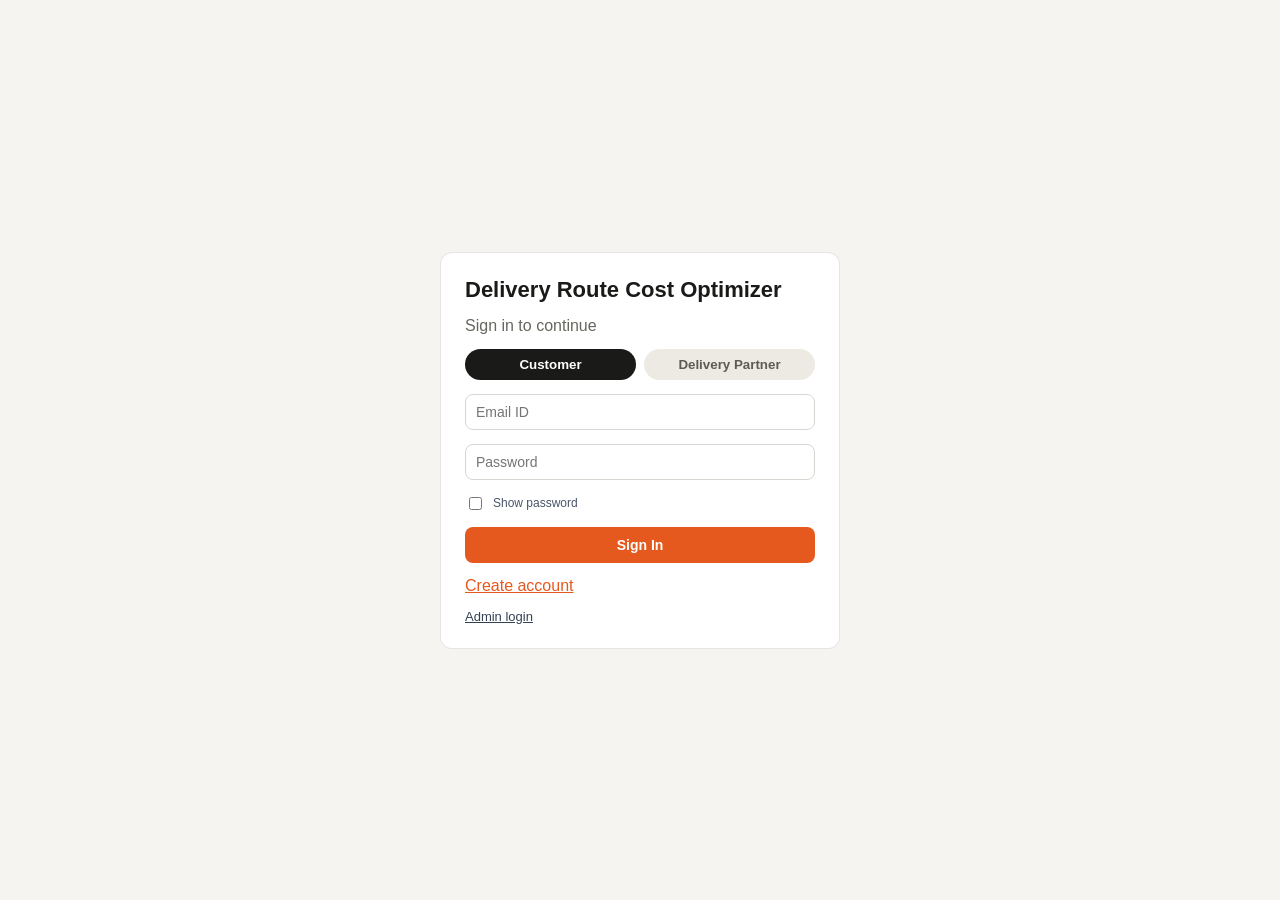
<file: src/main/resources/web/login/index.html>
<!DOCTYPE html>
<html lang="en">
<head>
  <meta charset="UTF-8" />
  <meta name="viewport" content="width=device-width, initial-scale=1.0" />
  <title>Delivery Route Cost Optimizer - Login</title>
  <link rel="stylesheet" href="../styles/theme-web.css" />
</head>
<body class="page" id="loginScreen">
  <main class="login-layout root-shell">
    <section class="login-card card" aria-label="Login Form">
      <h1 style="margin: 0; font-size: 22px; font-weight: 700; color: #1a1a18;">Delivery Route Cost Optimizer</h1>
      <p style="margin: 0; color: #66665f;">Sign in to continue</p>

      <div id="roleToggleGroup" class="login-roles" role="group" aria-label="Role Selection">
        <button id="customerRoleButton" class="pill-toggle" type="button" aria-pressed="false">Customer</button>
        <button id="deliveryRoleButton" class="pill-toggle" type="button" aria-pressed="false">Delivery Partner</button>
      </div>

      <input id="emailField" type="email" placeholder="Email ID" autocomplete="email" />
      <input id="passwordField" type="password" placeholder="Password" autocomplete="current-password" />
      <label style="font-size: 12px; color: #475569; display: flex; align-items: center; gap: 8px;">
        <input type="checkbox" data-toggle-password="passwordField" style="width: auto;" />
        Show password
      </label>

      <button id="signInButton" class="btn btn-primary" type="button" data-action="onSignIn">Sign In</button>
      <p id="errorLabel" class="error-text hidden" style="margin: 0;">Invalid credentials</p>

      <span id="createAccountLink" class="link-action" data-action="onCreateAccount">Create account</span>
      <a href="admin/" style="color:#334155; font-size:13px;">Admin login</a>
    </section>
  </main>

  <section id="createAccountModal" class="modal-overlay hidden" aria-label="Create Account Dialog">
    <div class="modal-card" style="max-width: 520px;">
      <div class="modal-header">
        <h3 class="modal-title">Create account</h3>
        <button class="btn" type="button" data-close-modal="createAccountModal">Close</button>
      </div>
      <div class="form-grid">
        <label for="newNameField">Name</label>
        <input id="newNameField" type="text" placeholder="Full name" />
        <label for="newRoleField">Account Type</label>
        <select id="newRoleField">
          <option value="CUSTOMER">Customer</option>
          <option value="DELIVERY_PARTNER">Delivery Partner</option>
        </select>
        <label for="newEmailField">Email</label>
        <input id="newEmailField" type="email" placeholder="you@example.com" />
        <label for="newPasswordField">Password</label>
        <input id="newPasswordField" type="password" placeholder="At least 4 characters" />
        <label style="font-size: 12px; color: #475569; display: flex; align-items: center; gap: 8px; grid-column: 2 / 3;">
          <input type="checkbox" data-toggle-password="newPasswordField" style="width: auto;" />
          Show password
        </label>
        <label for="newConfirmPasswordField">Confirm</label>
        <input id="newConfirmPasswordField" type="password" placeholder="Confirm password" />
        <label style="font-size: 12px; color: #475569; display: flex; align-items: center; gap: 8px; grid-column: 2 / 3;">
          <input type="checkbox" data-toggle-password="newConfirmPasswordField" style="width: auto;" />
          Show confirm password
        </label>
      </div>
      <p id="createAccountError" class="error-text hidden" style="margin:0;"></p>
      <div class="modal-actions">
        <button class="btn" type="button" data-close-modal="createAccountModal">Cancel</button>
        <button id="createAccountSubmitButton" class="btn btn-primary" type="button">Create Account</button>
      </div>
    </div>
  </section>

  <script src="../scripts/app.js"></script>
</body>
</html>
</file>
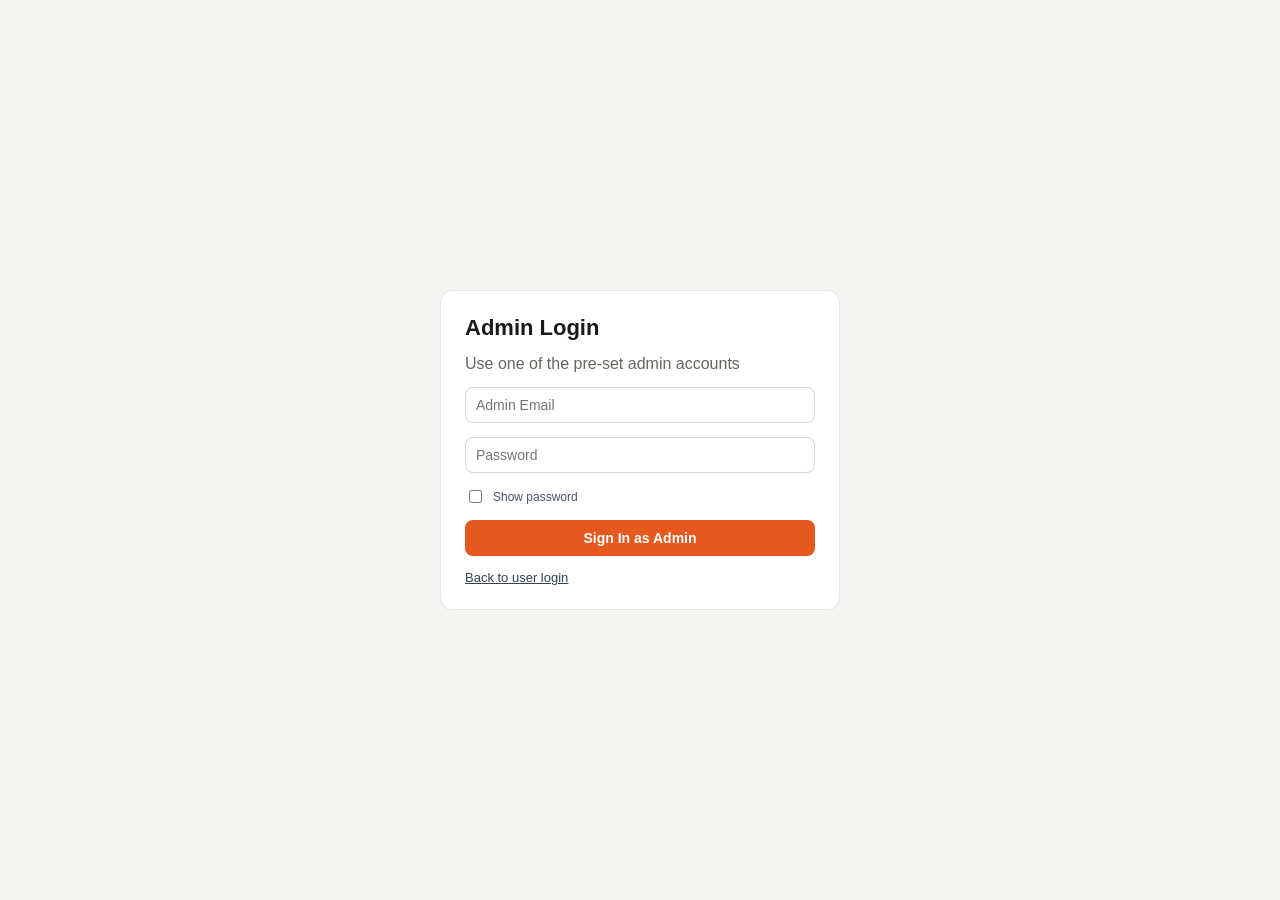
<file: src/main/resources/web/login/admin/index.html>
<!DOCTYPE html>
<html lang="en">
<head>
  <meta charset="UTF-8" />
  <meta name="viewport" content="width=device-width, initial-scale=1.0" />
  <title>Delivery Route Cost Optimizer - Admin Login</title>
  <link rel="stylesheet" href="../../styles/theme-web.css" />
</head>
<body class="page" id="adminLoginScreen">
  <main class="login-layout root-shell">
    <section class="login-card card" aria-label="Admin Login Form">
      <h1 style="margin: 0; font-size: 22px; font-weight: 700; color: #1a1a18;">Admin Login</h1>
      <p style="margin: 0; color: #66665f;">Use one of the pre-set admin accounts</p>

      <input id="adminEmailField" type="email" placeholder="Admin Email" autocomplete="email" />
      <input id="adminPasswordField" type="password" placeholder="Password" autocomplete="current-password" />
      <label style="font-size: 12px; color: #475569; display: flex; align-items: center; gap: 8px;">
        <input type="checkbox" data-toggle-password="adminPasswordField" style="width: auto;" />
        Show password
      </label>

      <button id="adminSignInButton" class="btn btn-primary" type="button">Sign In as Admin</button>
      <p id="adminErrorLabel" class="error-text hidden" style="margin: 0;">Invalid admin credentials</p>

      <a href="../" style="color:#334155; font-size:13px;">Back to user login</a>
    </section>
  </main>

  <script src="../../scripts/app.js"></script>
</body>
</html>
</file>
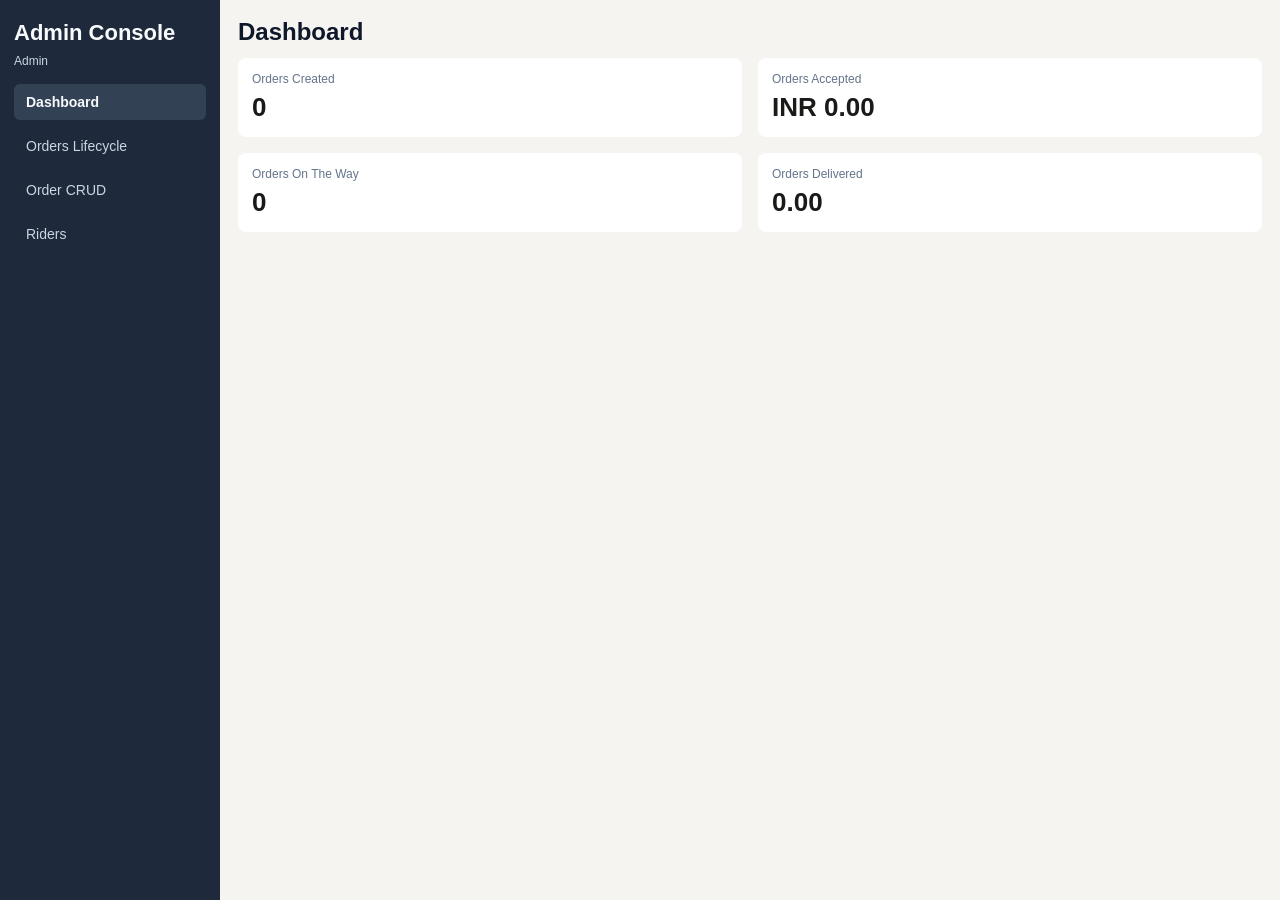
<file: src/main/resources/web/admin.html>
<!DOCTYPE html>
<html lang="en">
<head>
  <meta charset="UTF-8" />
  <meta name="viewport" content="width=device-width, initial-scale=1.0" />
  <title>Delivery Route Cost Optimizer - Admin Dashboard</title>
  <link rel="stylesheet" href="styles/theme-web.css" />
</head>
<body class="page" id="adminScreen">
  <div class="two-col-shell root-shell">
    <aside class="admin-sidebar">
      <h1 style="margin: 0; font-size: 22px; font-weight: 700; color: #f8fafc;">Admin Console</h1>
      <p id="adminUserLabel" style="margin: 0 0 8px 0; color: #cbd5e1; font-size: 12px;">Admin</p>

      <button id="dashboardNavButton" class="admin-nav-btn active" type="button">Dashboard</button>
      <button id="ordersNavButton" class="admin-nav-btn" type="button">Orders Lifecycle</button>
      <button id="crudNavButton" class="admin-nav-btn" type="button">Order CRUD</button>
      <button id="usersNavButton" class="admin-nav-btn" type="button">Riders</button>
    </aside>

    <main id="contentStack" class="admin-content">
      <section id="dashboardPane" class="panel">
        <h2 style="margin: 0; font-size: 24px; font-weight: 700; color: #0f172a;">Dashboard</h2>
        <div class="metrics-grid">
          <article class="metric-card">
            <span class="metric-title">Orders Created</span>
            <strong id="totalOrdersTodayLabel" class="metric-value">0</strong>
          </article>
          <article class="metric-card">
            <span class="metric-title">Orders Accepted</span>
            <strong id="revenueTodayLabel" class="metric-value">INR 0.00</strong>
          </article>
          <article class="metric-card">
            <span class="metric-title">Orders On The Way</span>
            <strong id="activeDeliveriesLabel" class="metric-value">0</strong>
          </article>
          <article class="metric-card">
            <span class="metric-title">Orders Delivered</span>
            <strong id="avgRatingLabel" class="metric-value">0.00</strong>
          </article>
        </div>
      </section>

      <section id="ordersPane" class="panel hidden">
        <h2 style="margin: 0; font-size: 24px; font-weight: 700; color: #0f172a;">Orders Lifecycle</h2>
        <div class="row" style="flex-wrap: wrap;">
          <button id="ordersCreatedTab" class="btn btn-primary" type="button">Orders Created</button>
          <button id="ordersAcceptedTab" class="btn btn-blue" type="button">Orders Accepted</button>
          <button id="ordersOnWayTab" class="btn btn-orange" type="button">Order On The Way</button>
          <button id="ordersDeliveredTab" class="btn btn-green" type="button">Order Delivered</button>
          <button id="ordersClearSortBtn" class="btn btn-default" type="button">Clear</button>
        </div>

        <div class="table-wrap" aria-label="Orders Table Wrapper">
          <table id="ordersTable" aria-label="Orders Table">
            <thead>
              <tr>
                <th>ID</th>
                <th>Customer</th>
                <th>Route</th>
                <th>Specs</th>
                <th>Vehicle</th>
                <th>Status</th>
                <th>Rider</th>
                <th>Slot</th>
                <th>Actions</th>
              </tr>
            </thead>
            <tbody></tbody>
          </table>
        </div>
      </section>

      <section id="crudPane" class="panel hidden">
        <h2 style="margin: 0; font-size: 24px; font-weight: 700; color: #0f172a;">Manual Order CRUD</h2>
        <div class="panel-surface">
          <div class="row" style="flex-wrap: wrap;">
            <input id="adminOrderId" type="number" placeholder="Order ID (for update/delete)" />
            <input id="adminCustomerEmail" type="email" placeholder="Customer email" />
            <select id="adminPickupCity"></select>
            <select id="adminDropCity"></select>
            <select id="adminVehicleType">
              <option>Bike</option>
              <option>Van</option>
              <option>Truck</option>
            </select>
            <input id="adminWeightKg" type="number" step="0.1" placeholder="Weight KG" />
            <select id="adminStatus">
              <option>CREATED</option>
              <option>ACCEPTED</option>
              <option>ON_THE_WAY</option>
              <option>DELIVERED</option>
              <option>CANCELLED</option>
            </select>
            <input id="adminPickupSlot" type="text" placeholder="Slot (10:00 - 12:00)" />
          </div>
          <div class="row" style="margin-top: 8px;">
              <button id="adminCreateOrderBtn" class="btn btn-green" type="button">Create</button>
              <button id="adminUpdateOrderBtn" class="btn btn-blue" type="button">Update</button>
            </div>
          </div>

          <div style="margin-top: 20px;">
            <h3 style="margin: 0 0 12px 0; font-size: 16px; font-weight: 600; color: #0f172a;">Recent Orders</h3>
            <div class="table-wrap" aria-label="Recent Orders Table Wrapper">
              <table id="crudOrdersTable" aria-label="Recent Orders Table">
                <thead>
                  <tr>
                    <th>ID</th>
                    <th>Customer Email</th>
                    <th>Route</th>
                    <th>Vehicle</th>
                    <th>Status</th>
                    <th>Weight (kg)</th>
                    <th>Slot</th>
                    <th>Actions</th>
                  </tr>
                </thead>
                <tbody></tbody>
              </table>
            </div>
          </div>
      </section>

      <section id="usersPane" class="panel hidden">
        <h2 style="margin: 0; font-size: 24px; font-weight: 700; color: #0f172a;">Riders Management</h2>
        <div class="panel-surface">
          <div class="row" style="flex-wrap: wrap;">
            <input id="riderName" type="text" placeholder="Rider Name" />
            <input id="riderPhone" type="text" placeholder="Phone Number" />
            <select id="riderVehicleType">
              <option>Bike</option>
              <option>Van</option>
              <option>Truck</option>
            </select>
            <select id="riderAvailability">
              <option>AVAILABLE</option>
              <option>BUSY</option>
              <option>OFF_DUTY</option>
            </select>
            <select id="riderCity">
              <option>Mumbai</option>
              <option>Pune</option>
              <option>Aurangabad</option>
              <option>Nashik</option>
              <option>Nagpur</option>
              <option>Ahmedabad</option>
              <option>Indore</option>
              <option>Bhopal</option>
            </select>
          </div>
          <div class="row" style="margin-top: 8px;">
            <button id="riderCreateBtn" class="btn btn-green" type="button">Add Rider</button>
            <button id="riderClearBtn" class="btn btn-default" type="button">Clear</button>
          </div>
        </div>

        <div class="table-wrap" aria-label="Riders Table Wrapper">
          <table id="usersTable">
            <thead>
              <tr>
                <th>ID</th>
                <th>Name</th>
                <th>Phone</th>
                <th>Vehicle</th>
                <th>Availability</th>
                <th>City</th>
                <th>Actions</th>
              </tr>
            </thead>
            <tbody></tbody>
          </table>
        </div>
      </section>
    </main>
  </div>

  <script src="scripts/app.js"></script>
</body>
</html>
</file>
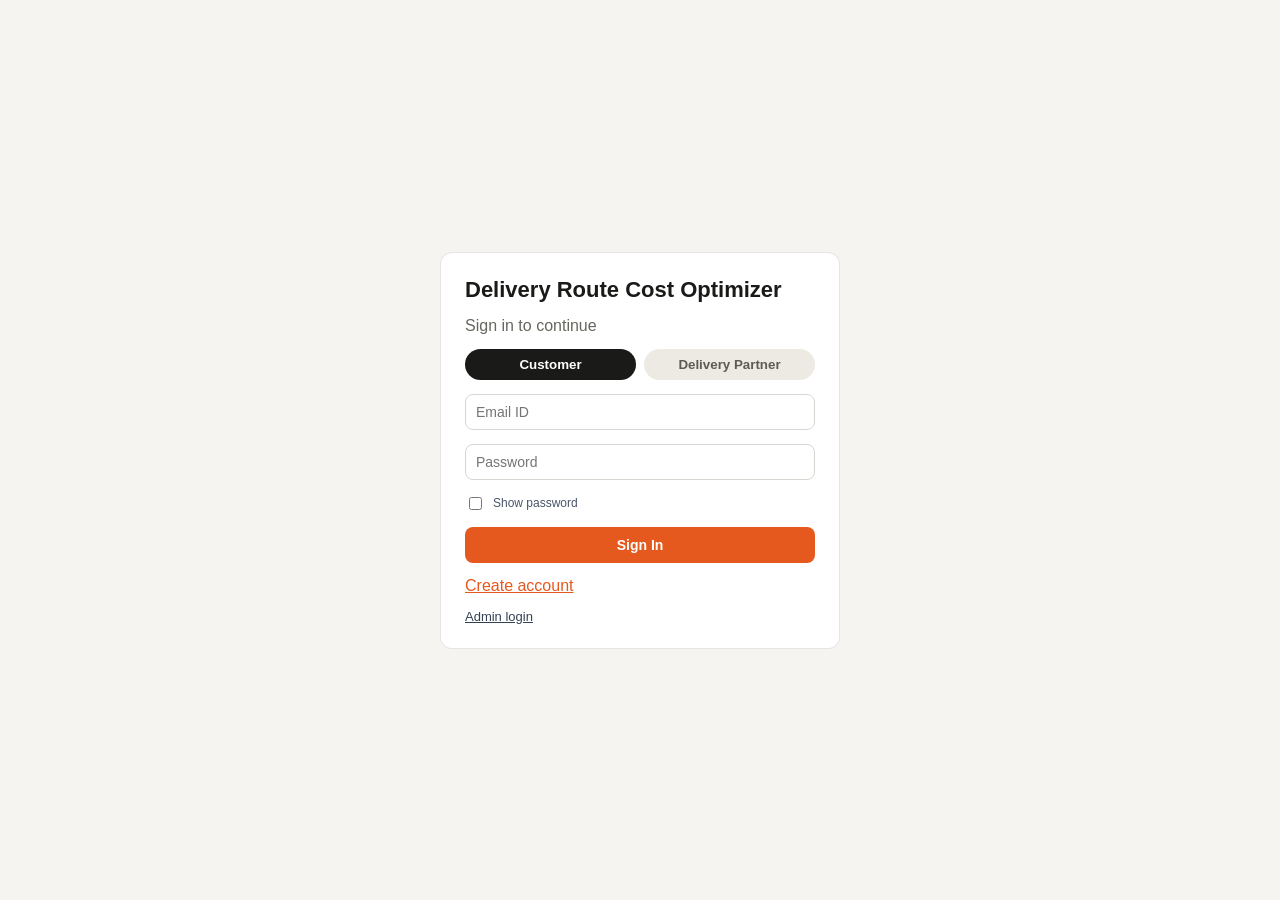
<file: src/main/resources/web/login.html>
<!DOCTYPE html>
<html lang="en">
<head>
  <meta charset="UTF-8" />
  <meta name="viewport" content="width=device-width, initial-scale=1.0" />
  <title>Delivery Route Cost Optimizer - Login</title>
  <link rel="stylesheet" href="styles/theme-web.css" />
</head>
<body class="page" id="loginScreen">
  <main class="login-layout root-shell">
    <section class="login-card card" aria-label="Login Form">
      <h1 style="margin: 0; font-size: 22px; font-weight: 700; color: #1a1a18;">Delivery Route Cost Optimizer</h1>
      <p style="margin: 0; color: #66665f;">Sign in to continue</p>

      <div id="roleToggleGroup" class="login-roles" role="group" aria-label="Role Selection">
        <button id="customerRoleButton" class="pill-toggle" type="button" aria-pressed="false">Customer</button>
        <button id="deliveryRoleButton" class="pill-toggle" type="button" aria-pressed="false">Delivery Partner</button>
      </div>

      <input id="emailField" type="email" placeholder="Email ID" autocomplete="email" />
      <input id="passwordField" type="password" placeholder="Password" autocomplete="current-password" />
      <label style="font-size: 12px; color: #475569; display: flex; align-items: center; gap: 8px;">
        <input type="checkbox" data-toggle-password="passwordField" style="width: auto;" />
        Show password
      </label>

      <button id="signInButton" class="btn btn-primary" type="button" data-action="onSignIn">Sign In</button>
      <p id="errorLabel" class="error-text hidden" style="margin: 0;">Invalid credentials</p>

      <span id="createAccountLink" class="link-action" data-action="onCreateAccount">Create account</span>
      <a href="login/admin/" style="color:#334155; font-size:13px;">Admin login</a>
    </section>
  </main>

  <section id="createAccountModal" class="modal-overlay hidden" aria-label="Create Account Dialog">
    <div class="modal-card" style="max-width: 520px;">
      <div class="modal-header">
        <h3 class="modal-title">Create account</h3>
        <button class="btn" type="button" data-close-modal="createAccountModal">Close</button>
      </div>
      <div class="form-grid">
        <label for="newNameField">Name</label>
        <input id="newNameField" type="text" placeholder="Full name" />
        <label for="newRoleField">Account Type</label>
        <select id="newRoleField">
          <option value="CUSTOMER">Customer</option>
          <option value="DELIVERY_PARTNER">Delivery Partner</option>
        </select>
        <label for="newEmailField">Email</label>
        <input id="newEmailField" type="email" placeholder="you@example.com" />
        <label for="newPasswordField">Password</label>
        <input id="newPasswordField" type="password" placeholder="At least 4 characters" />
        <label style="font-size: 12px; color: #475569; display: flex; align-items: center; gap: 8px; grid-column: 2 / 3;">
          <input type="checkbox" data-toggle-password="newPasswordField" style="width: auto;" />
          Show password
        </label>
        <label for="newConfirmPasswordField">Confirm</label>
        <input id="newConfirmPasswordField" type="password" placeholder="Confirm password" />
        <label style="font-size: 12px; color: #475569; display: flex; align-items: center; gap: 8px; grid-column: 2 / 3;">
          <input type="checkbox" data-toggle-password="newConfirmPasswordField" style="width: auto;" />
          Show confirm password
        </label>
      </div>
      <p id="createAccountError" class="error-text hidden" style="margin:0;"></p>
      <div class="modal-actions">
        <button class="btn" type="button" data-close-modal="createAccountModal">Cancel</button>
        <button id="createAccountSubmitButton" class="btn btn-primary" type="button">Create Account</button>
      </div>
    </div>
  </section>

  <script src="scripts/app.js"></script>
</body>
</html>
</file>
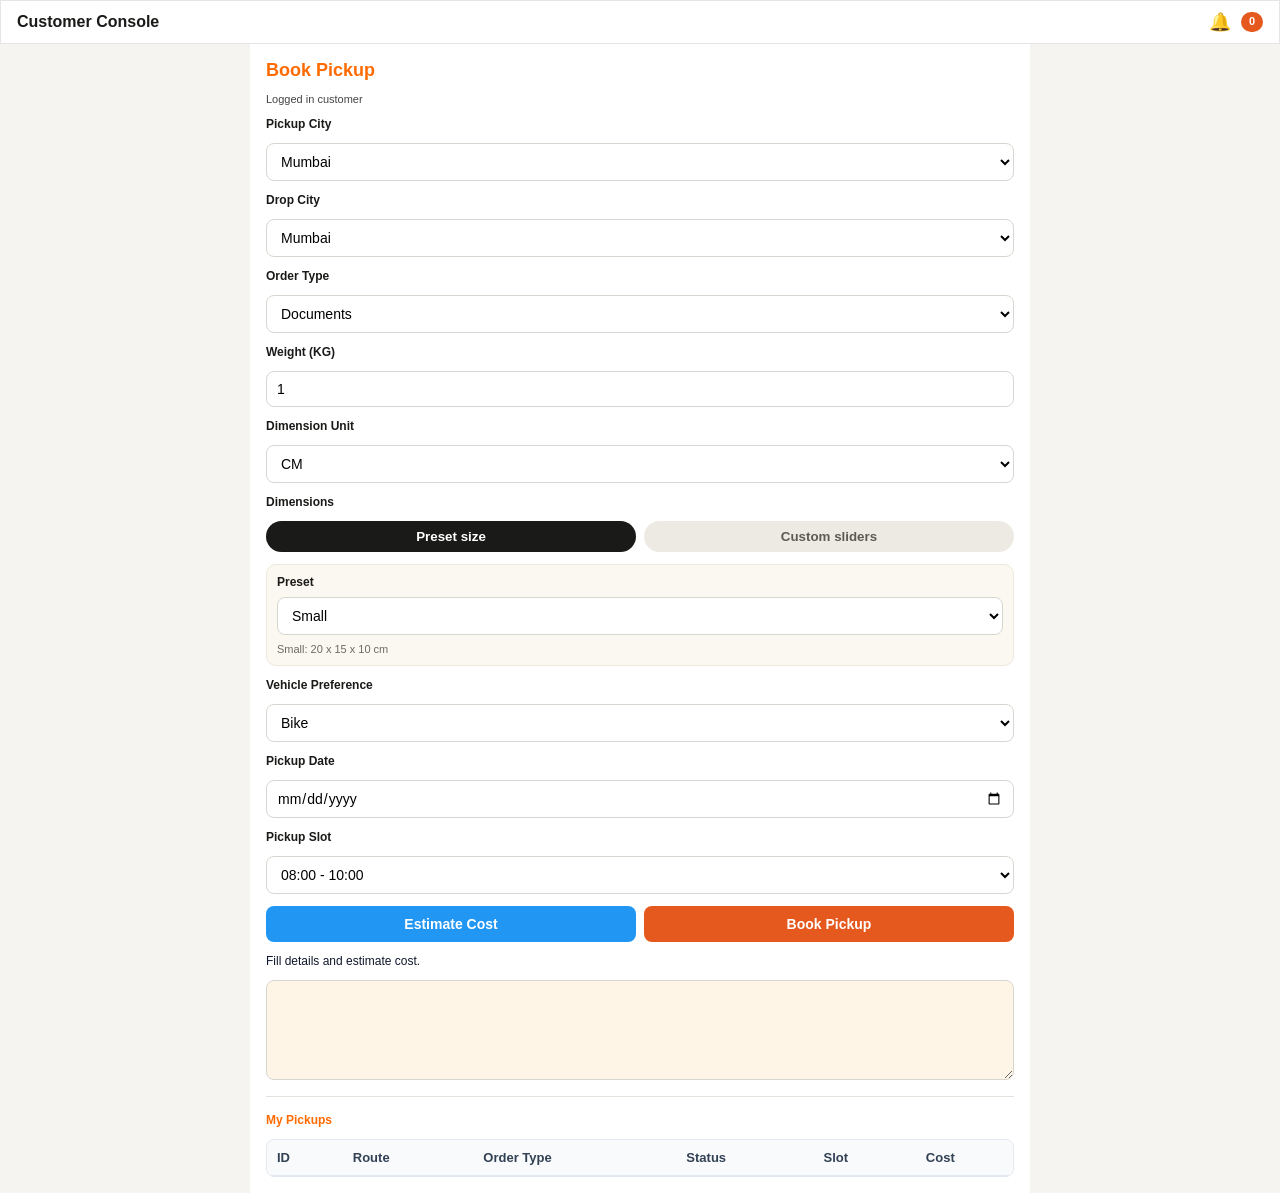
<file: src/main/resources/web/main.html>
<!DOCTYPE html>
<html lang="en">
<head>
  <meta charset="UTF-8" />
  <meta name="viewport" content="width=device-width, initial-scale=1.0" />
  <title>Delivery Route Cost Optimizer - Customer Console</title>
  <link rel="stylesheet" href="styles/theme-web.css" />
</head>
<body class="page" id="mainScreen">
  <div class="main-grid root-shell single-pane">
    <header class="main-topbar card">
      <strong style="font-size: 16px;">Customer Console</strong>
      <div style="margin-left: auto;"></div>
      <span id="bellLabel" class="bell-icon" title="Notifications" data-action="openNotifications">🔔</span>
      <span id="unreadBadgeLabel" class="badge-unread">0</span>
    </header>

    <aside class="main-left">
      <section id="appPanel" class="section-stack" aria-label="Customer Application Panel">
        <h2 style="margin: 0; font-size: 18px; font-weight: 700; color: #ff6b00;">Book Pickup</h2>
        <p id="loggedInUserLabel" style="margin: 0; font-size: 11px; color: #444;">Logged in customer</p>

        <label for="pickupCity" style="font-size: 12px; font-weight: 700;">Pickup City</label>
        <select id="pickupCity"></select>

        <label for="dropCity" style="font-size: 12px; font-weight: 700;">Drop City</label>
        <select id="dropCity"></select>

        <label for="orderType" style="font-size: 12px; font-weight: 700;">Order Type</label>
        <select id="orderType">
          <option>Documents</option>
          <option>Electronics</option>
          <option>Fragile</option>
          <option>Furniture</option>
          <option>Groceries</option>
          <option>Medicines</option>
          <option>Industrial Goods</option>
          <option>Heavy Machinery</option>
        </select>

        <label for="weightKg" style="font-size: 12px; font-weight: 700;">Weight (KG)</label>
        <input id="weightKg" type="number" min="0.1" step="0.1" value="1" />

        <label for="dimensionUnit" style="font-size: 12px; font-weight: 700;">Dimension Unit</label>
        <select id="dimensionUnit">
          <option value="cm">CM</option>
          <option value="ft">Feet</option>
        </select>

        <label style="font-size: 12px; font-weight: 700;">Dimensions</label>
        <div id="dimensionModeGroup" class="pill-toggle-group" role="group" aria-label="Dimension mode">
          <button type="button" class="pill-toggle is-selected" data-dimension-mode="preset" aria-pressed="true">Preset size</button>
          <button type="button" class="pill-toggle" data-dimension-mode="custom" aria-pressed="false">Custom sliders</button>
        </div>

        <div id="dimensionPresetPanel" class="panel-soft">
          <label for="dimensionPreset" style="font-size: 12px; font-weight: 700;">Preset</label>
          <select id="dimensionPreset">
            <option value="Small">Small</option>
            <option value="Medium">Medium</option>
            <option value="Large">Large</option>
            <option value="XL">XL</option>
          </select>
          <p id="presetHint" class="help-text" style="margin: 0;">Select a preset size.</p>
        </div>

        <div id="dimensionCustomPanel" class="panel-soft hidden">
          <div class="slider-row">
            <label for="lengthRange">Length</label>
            <input id="lengthRange" type="range" />
            <span id="lengthValueLabel" class="slider-value">-</span>
          </div>
          <div class="slider-row">
            <label for="widthRange">Width</label>
            <input id="widthRange" type="range" />
            <span id="widthValueLabel" class="slider-value">-</span>
          </div>
          <div class="slider-row">
            <label for="heightRange">Height</label>
            <input id="heightRange" type="range" />
            <span id="heightValueLabel" class="slider-value">-</span>
          </div>
        </div>

        <label for="vehicleType" style="font-size: 12px; font-weight: 700;">Vehicle Preference</label>
        <select id="vehicleType">
          <option>Bike</option>
          <option>Van</option>
          <option>Truck</option>
        </select>

        <label for="pickupDate" style="font-size: 12px; font-weight: 700;">Pickup Date</label>
        <input id="pickupDate" type="date" />

        <label for="pickupSlot" style="font-size: 12px; font-weight: 700;">Pickup Slot</label>
        <select id="pickupSlot">
          <option>08:00 - 10:00</option>
          <option>10:00 - 12:00</option>
          <option>12:00 - 14:00</option>
          <option>14:00 - 16:00</option>
          <option>16:00 - 18:00</option>
        </select>

        <div class="row">
          <button id="estimateCostButton" class="btn btn-blue" type="button">Estimate Cost</button>
          <button id="placeOrderButton" class="btn btn-primary" type="button">Book Pickup</button>
        </div>

        <p id="statusLabel" style="margin: 0; font-size: 12px; color: #0f172a;">Fill details and estimate cost.</p>
        <textarea id="costSummaryText" rows="5" readonly style="background: #fff5e6; color: #333;"></textarea>

        <div class="separator"></div>
        <label style="font-size: 12px; font-weight: 700; color: #ff6b00;">My Pickups</label>
        <div class="table-wrap">
          <table id="customerOrdersTable">
            <thead>
              <tr>
                <th>ID</th>
                <th>Route</th>
                <th>Order Type</th>
                <th>Status</th>
                <th>Slot</th>
                <th>Cost</th>
                <th>Action</th>
              </tr>
            </thead>
            <tbody></tbody>
          </table>
        </div>
      </section>
    </aside>

  </div>

  <section id="notificationsModal" class="modal-overlay hidden" aria-label="Notifications Dialog">
    <div class="modal-card">
      <div class="modal-header">
        <h3 class="modal-title">Notifications</h3>
        <button class="btn" type="button" data-close-modal="notificationsModal">Close</button>
      </div>
      <ul id="notificationsListView" style="margin: 0; padding-left: 18px;"></ul>
      <div class="modal-actions">
        <button id="markAllReadButton" class="btn btn-primary" type="button">Mark all read</button>
      </div>
    </div>
  </section>

  <script src="scripts/app.js"></script>
</body>
</html>
</file>
<file: src/main/resources/web/styles/theme-web.css>
:root {
  --bg-app: #f5f4f0;
  --bg-surface: #ffffff;
  --bg-panel-dark: #1e293b;
  --bg-muted: #eceae2;
  --bg-home-map: #f4f6f8;
  --text-primary: #1a1a18;
  --text-secondary: #66665f;
  --text-light: #f8fafc;
  --accent: #e5581e;
  --accent-hover: #c44a14;
  --success: #2e7d32;
  --info: #1565c0;
  --warning: #e65100;
  --border-soft: rgba(0, 0, 0, 0.1);
}

* {
  box-sizing: border-box;
}

html,
body {
  margin: 0;
  padding: 0;
  width: 100%;
  height: 100%;
  font-family: "Segoe UI", "SF Pro Display", sans-serif;
  color: var(--text-primary);
  background: var(--bg-app);
}

.page {
  min-height: 100vh;
  width: 100%;
}

.root-shell {
  min-height: 100vh;
  width: 100%;
  background: var(--bg-app);
}

.card {
  background: var(--bg-surface);
  border: 1px solid var(--border-soft);
  border-radius: 12px;
  padding: 16px 20px;
}

.btn {
  border: 0;
  border-radius: 8px;
  padding: 10px 16px;
  cursor: pointer;
  font-weight: 600;
  font-size: 14px;
}

.btn-small {
  padding: 6px 12px;
  font-size: 12px;
}

.btn-default {
  background: #757575;
  color: #fff;
}

.btn-primary {
  background: var(--accent);
  color: #fff;
}

.btn-primary:hover {
  background: var(--accent-hover);
}

.btn-green {
  background: #4caf50;
  color: #fff;
}

.btn-blue {
  background: #2196f3;
  color: #fff;
}

.btn-orange {
  background: #f57c00;
  color: #fff;
}

.btn-slate {
  background: #607d8b;
  color: #fff;
}

.btn-teal {
  background: #00897b;
  color: #fff;
}

.btn-darkgreen {
  background: #2e7d32;
  color: #fff;
}

.btn-purple {
  background: #7c3aed;
  color: #fff;
}

input,
select,
textarea,
button,
label {
  font-family: inherit;
}

input,
select,
textarea {
  width: 100%;
  border: 1px solid #d7d7d1;
  border-radius: 8px;
  padding: 9px 10px;
  font-size: 14px;
  background: #fff;
}

textarea[readonly] {
  resize: vertical;
}

.separator {
  border-top: 1px solid #e4e4de;
  margin: 4px 0;
}

.hidden {
  display: none !important;
}

.badge-unread {
  background: var(--accent);
  color: #fff;
  border-radius: 999px;
  padding: 2px 8px;
  font-size: 11px;
  font-weight: 700;
  line-height: 1.4;
}

.bell-icon {
  font-size: 18px;
  cursor: pointer;
  user-select: none;
}

.pill-toggle {
  flex: 1;
  border: 0;
  border-radius: 999px;
  padding: 8px 12px;
  cursor: pointer;
  background: var(--bg-muted);
  color: #5c5c55;
  font-weight: 600;
}

.pill-toggle.is-selected {
  background: var(--text-primary);
  color: #fff;
}

.login-layout {
  min-height: 100vh;
  display: grid;
  place-items: center;
  padding: 24px;
}

.login-card {
  width: 100%;
  max-width: 400px;
  display: grid;
  gap: 14px;
  padding: 24px;
}

.login-roles {
  display: flex;
  gap: 8px;
}

.link-action {
  color: var(--accent);
  text-decoration: underline;
  cursor: pointer;
  width: fit-content;
}

.error-text {
  color: #b91c1c;
  font-size: 14px;
}

.main-grid {
  min-height: 100vh;
  display: grid;
  grid-template-columns: 320px minmax(0, 1fr);
  grid-template-rows: auto 1fr;
  gap: 0;
}

.main-grid.single-pane {
  grid-template-columns: minmax(0, 1fr);
}

.main-topbar {
  grid-column: 1 / -1;
  display: flex;
  align-items: center;
  gap: 10px;
  padding: 10px 16px;
  border-radius: 0;
}

.main-left {
  background: #fff;
  border-right: 1px solid #e0e0e0;
  padding: 16px;
  overflow-y: auto;
}

.main-grid.single-pane .main-left {
  max-width: 780px;
  margin: 0 auto;
  border-right: 0;
}

.main-center {
  position: relative;
  background: var(--bg-home-map);
  min-height: calc(100vh - 68px);
}

.home-center-pane {
  position: absolute;
  inset: 0;
  display: grid;
  place-items: center;
  text-align: center;
  gap: 10px;
}

.map-panel {
  width: 100%;
  height: 100%;
  min-height: calc(100vh - 68px);
  border: 0;
  background: #ebedf0;
}

.section-stack {
  display: grid;
  gap: 12px;
}

.field-grid {
  display: grid;
  grid-template-columns: repeat(2, minmax(0, 1fr));
  gap: 10px;
}

.field-group {
  display: grid;
  gap: 6px;
}

.row {
  display: flex;
  gap: 8px;
}

.row > * {
  flex: 1;
}

.pill-toggle-group {
  display: flex;
  gap: 8px;
}

.panel-soft {
  background: #fbf8f1;
  border: 1px solid #efe9dd;
  border-radius: 10px;
  padding: 10px;
  display: grid;
  gap: 8px;
}

.help-text {
  font-size: 11px;
  color: #6b6b63;
}

.slider-row {
  display: grid;
  grid-template-columns: 80px minmax(0, 1fr) 70px;
  gap: 8px;
  align-items: center;
  font-size: 12px;
}

.slider-row input[type="range"] {
  padding: 0;
  border: 0;
  accent-color: var(--accent);
}

.slider-value {
  text-align: right;
  font-weight: 600;
  color: #433f36;
}

.radio-group {
  display: grid;
  gap: 8px;
}

.radio-line {
  display: flex;
  align-items: center;
  gap: 8px;
}

.radio-line input {
  width: auto;
}

.two-col-shell {
  min-height: 100vh;
  display: grid;
  grid-template-columns: 220px minmax(0, 1fr);
}

.admin-sidebar {
  background: var(--bg-panel-dark);
  color: var(--text-light);
  padding: 20px 14px;
  display: grid;
  gap: 8px;
  align-content: start;
}

.admin-nav-btn {
  width: 100%;
  text-align: left;
  border: 0;
  background: transparent;
  color: #cbd5e1;
  font-size: 14px;
  padding: 10px 12px;
  border-radius: 6px;
  cursor: pointer;
}

.admin-nav-btn.active {
  background: #334155;
  color: #f8fafc;
  font-weight: 700;
}

.admin-content {
  padding: 18px;
}

.metrics-grid {
  display: grid;
  grid-template-columns: repeat(2, minmax(220px, 1fr));
  gap: 16px;
}

.metric-card {
  background: #fff;
  border-radius: 8px;
  padding: 14px;
  display: grid;
  gap: 6px;
}

.metric-title {
  color: #64748b;
  font-size: 12px;
}

.metric-value {
  font-size: 26px;
  font-weight: 700;
}

.panel {
  display: grid;
  gap: 12px;
}

.panel-surface {
  background: #fff;
  border-radius: 8px;
  padding: 12px;
}

.table-wrap {
  overflow: auto;
  border: 1px solid #e2e8f0;
  border-radius: 8px;
  background: #fff;
}

table {
  width: 100%;
  border-collapse: collapse;
  min-width: 900px;
}

th,
td {
  border-bottom: 1px solid #e2e8f0;
  text-align: left;
  padding: 10px;
  font-size: 13px;
  white-space: nowrap;
}

th {
  background: #f8fafc;
  color: #334155;
}

.chart-box {
  background: #fff;
  border-radius: 8px;
  padding: 12px;
  min-height: 320px;
  display: grid;
  grid-template-rows: auto 1fr;
  gap: 8px;
}

.chart-placeholder {
  border: 2px dashed #cbd5e1;
  border-radius: 8px;
  min-height: 250px;
  display: grid;
  place-items: center;
  color: #64748b;
  font-size: 13px;
  text-align: center;
  padding: 16px;
}

.delivery-shell {
  min-height: 100vh;
  display: grid;
  grid-template-columns: 760px minmax(0, 1fr);
  grid-template-rows: auto 1fr;
}

.delivery-topbar {
  grid-column: 1 / -1;
  display: flex;
  align-items: center;
  gap: 10px;
  padding: 10px 16px;
  border-radius: 0;
}

.delivery-left {
  padding: 12px;
}

.delivery-map {
  width: 100%;
  height: calc(100vh - 64px);
  border: 0;
  background: #ebedf0;
}

.status-info {
  color: #475569;
  font-size: 13px;
}

.modal-overlay {
  position: fixed;
  inset: 0;
  background: rgba(15, 23, 42, 0.5);
  display: grid;
  place-items: center;
  padding: 16px;
  z-index: 2000;
}

.modal-card {
  width: min(820px, 95vw);
  max-height: 90vh;
  overflow: auto;
  background: #fff;
  border-radius: 12px;
  border: 1px solid #e2e8f0;
  padding: 16px;
  display: grid;
  gap: 12px;
}

.modal-header {
  display: flex;
  align-items: center;
  justify-content: space-between;
  gap: 12px;
}

.modal-title {
  margin: 0;
  font-size: 18px;
  font-weight: 700;
  color: #0f172a;
}

.modal-actions {
  display: flex;
  gap: 8px;
  justify-content: flex-end;
}

.form-grid {
  display: grid;
  grid-template-columns: 120px minmax(0, 1fr);
  gap: 10px;
  align-items: center;
}

.stars-row {
  display: flex;
  gap: 6px;
}

.star-btn {
  border: 0;
  background: transparent;
  color: #e5581e;
  font-size: 22px;
  cursor: pointer;
}

.map-frame {
  width: 100%;
  height: 100%;
  border: 0;
}

@media (max-width: 1100px) {
  .main-grid {
    grid-template-columns: 1fr;
    grid-template-rows: auto auto 1fr;
  }

  .main-left {
    border-right: 0;
    border-bottom: 1px solid #e0e0e0;
    max-height: 50vh;
  }

  .main-grid.single-pane .main-left {
    max-width: 100%;
    max-height: none;
  }

  .main-center,
  .map-panel {
    min-height: 50vh;
  }

  .field-grid {
    grid-template-columns: 1fr;
  }

  .two-col-shell {
    grid-template-columns: 1fr;
  }

  .admin-sidebar {
    grid-auto-flow: column;
    overflow-x: auto;
    align-items: center;
    gap: 10px;
  }

  .admin-nav-btn {
    white-space: nowrap;
    width: auto;
  }

  .delivery-shell {
    grid-template-columns: 1fr;
    grid-template-rows: auto auto 1fr;
  }

  .delivery-map {
    min-height: 50vh;
    height: 50vh;
  }
}
</file>
